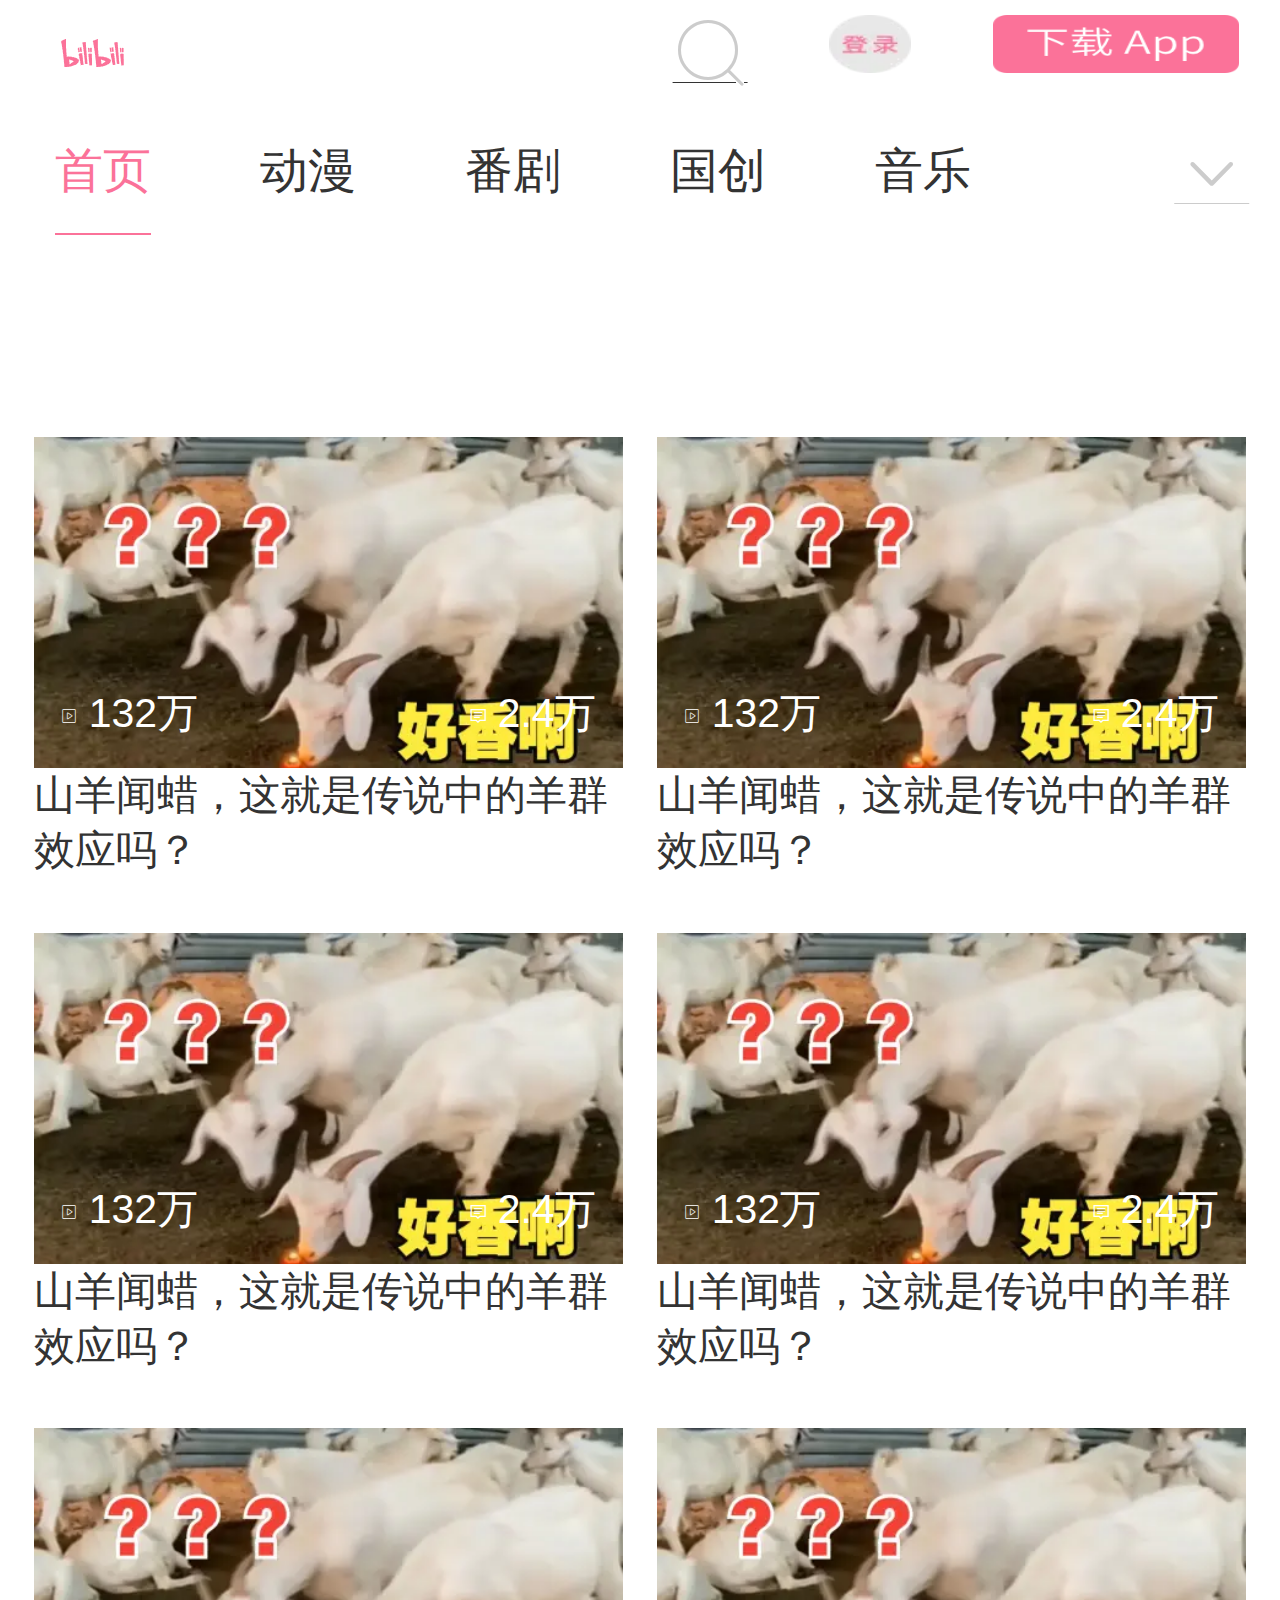
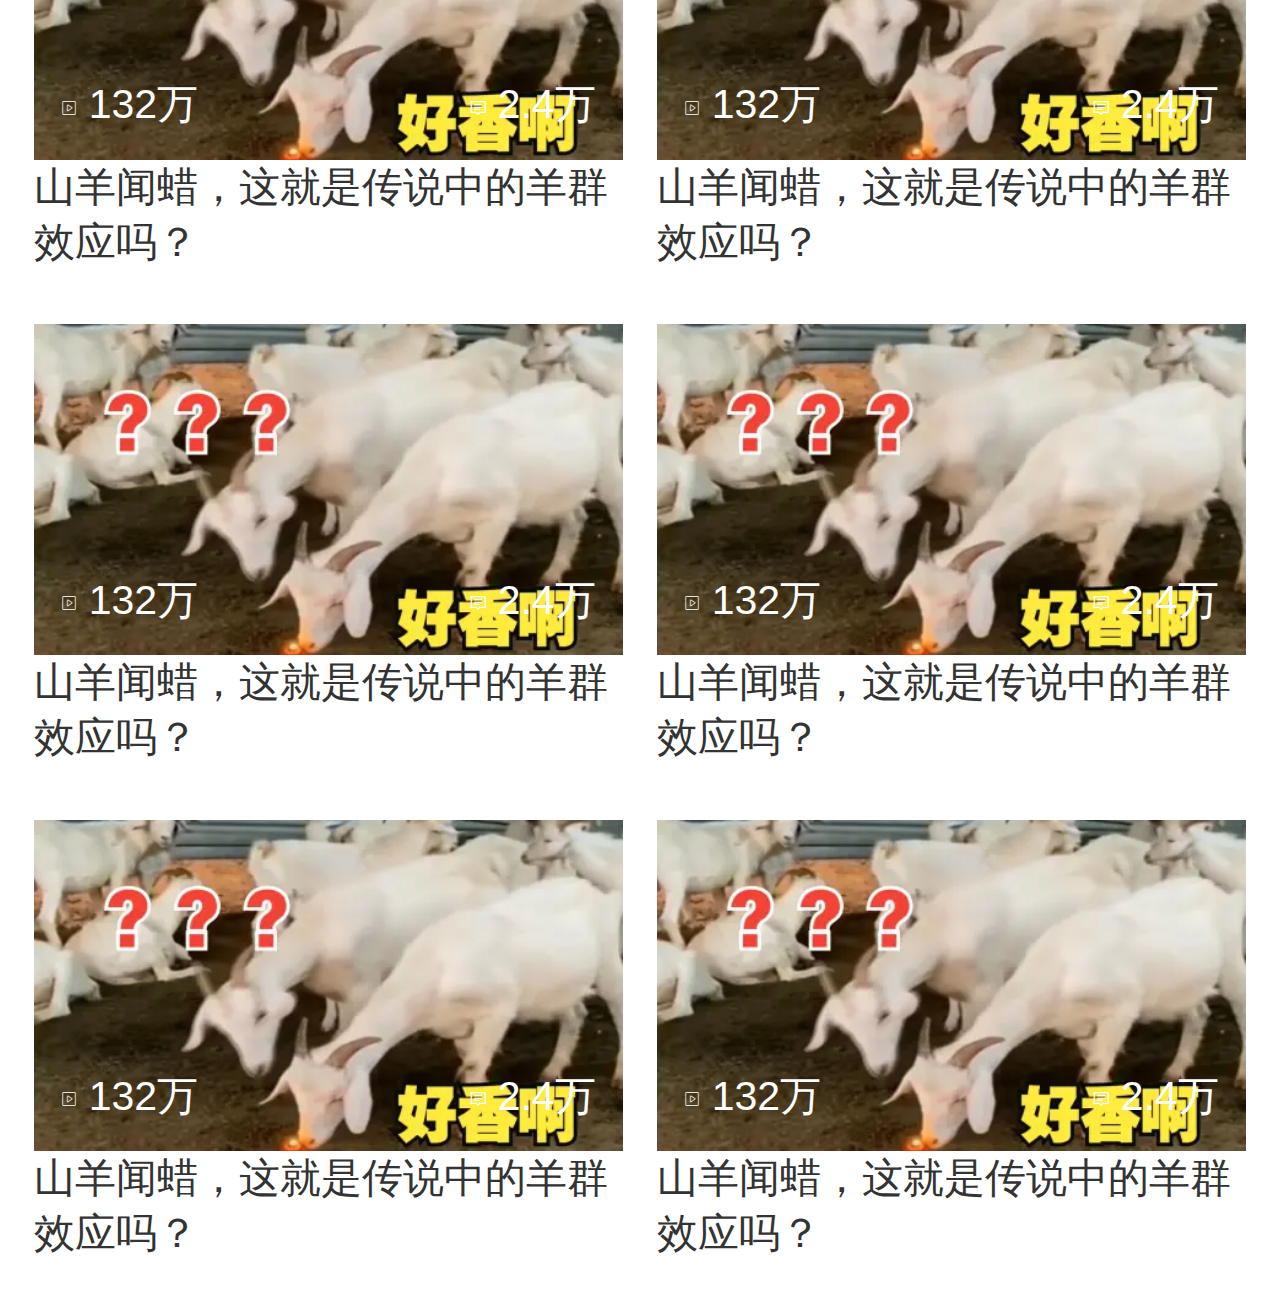
<file: index.html>
<!DOCTYPE html>
<html lang="en">
<head>
    <meta charset="UTF-8">
    <meta http-equiv="X-UA-Compatible" content="IE=edge">
    <meta name="viewport" content="width=device-width, initial-scale=1.0">
    <title>b站</title>
        <link rel="stylesheet" href="./fonts/font_3807948_mi9ks0nllop/iconfont.css">
        <link rel="stylesheet" href="./css/index.css">
</head>
<body>
    <!--头部标签-->
    <header>  
        <div class="top">
            <div class="left">
                <a href="">
                    <img src="./images/BILIBILI_LOGO.png" alt="">
                </a>
            </div>
            <div class="right">
                <a href="">
                    <i class="iconfont icon-sousu"></i>
                </a>
                <a href="" class="login"><img src="./images/登录.webp" alt=""></a>
                <a href="" class="download"><img src="./images/下载.png" alt=""></a>
            </div>
        </div>
        <div class="bottom">
            <div class="tab">
                <ul>
                    <li><a href="" class="current">首页</a></li>
                    <li><a href="">动漫</a></li>
                    <li><a href="">番剧</a></li>
                    <li><a href="">国创</a></li>
                    <li><a href="">音乐</a></li>
                </ul>
            </div>
            <div class="more">
                <a href="">
                    <i class="iconfont icon-xiala"></i>
                </a>
            </div>
        </div>
    </header>
    <!--视频-->
    <section class="video-content">
        <div class="video-list">
            <a href="">
                <div class="pic">
                    <img src="./images/1.webp" alt="">
                    <div class="count">
                        <p>
                            <i class="iconfont icon-24gl-playSquare"></i>
                            <span>132</span>万
                        </p>
                        <p>
                            <i class="iconfont icon-liuyan"></i>
                            <span>2.4</span>万
                        </p>
 
                    </div>
                </div>
                <div class="tet">山羊闻蜡，这就是传说中的羊群效应吗？</div>
            </a>
            <a href="">
                <div class="pic">
                    <img src="./images/1.webp" alt="">
                    <div class="count">
                        <p>
                            <i class="iconfont icon-24gl-playSquare"></i>
                            <span>132</span>万
                        </p>
                        <p>
                            <i class="iconfont icon-liuyan"></i>
                            <span>2.4</span>万
                        </p>
 
                    </div>
                </div>
                <div class="tet">山羊闻蜡，这就是传说中的羊群效应吗？</div>
            </a>
            <a href="">
                <div class="pic">
                    <img src="./images/1.webp" alt="">
                    <div class="count">
                        <p>
                            <i class="iconfont icon-24gl-playSquare"></i>
                            <span>132</span>万
                        </p>
                        <p>
                            <i class="iconfont icon-liuyan"></i>
                            <span>2.4</span>万
                        </p>
 
                    </div>
                </div>
                <div class="tet">山羊闻蜡，这就是传说中的羊群效应吗？</div>
            </a>
            <a href="">
                <div class="pic">
                    <img src="./images/1.webp" alt="">
                    <div class="count">
                        <p>
                            <i class="iconfont icon-24gl-playSquare"></i>
                            <span>132</span>万
                        </p>
                        <p>
                            <i class="iconfont icon-liuyan"></i>
                            <span>2.4</span>万
                        </p>
 
                    </div>
                </div>
                <div class="tet">山羊闻蜡，这就是传说中的羊群效应吗？</div>
            </a>
            <a href="">
                <div class="pic">
                    <img src="./images/1.webp" alt="">
                    <div class="count">
                        <p>
                            <i class="iconfont icon-24gl-playSquare"></i>
                            <span>132</span>万
                        </p>
                        <p>
                            <i class="iconfont icon-liuyan"></i>
                            <span>2.4</span>万
                        </p>
 
                    </div>
                </div>
                <div class="tet">山羊闻蜡，这就是传说中的羊群效应吗？</div>
            </a>
            <a href="">
                <div class="pic">
                    <img src="./images/1.webp" alt="">
                    <div class="count">
                        <p>
                            <i class="iconfont icon-24gl-playSquare"></i>
                            <span>132</span>万
                        </p>
                        <p>
                            <i class="iconfont icon-liuyan"></i>
                            <span>2.4</span>万
                        </p>
 
                    </div>
                </div>
                <div class="tet">山羊闻蜡，这就是传说中的羊群效应吗？</div>
            </a>
            <a href="">
                <div class="pic">
                    <img src="./images/1.webp" alt="">
                    <div class="count">
                        <p>
                            <i class="iconfont icon-24gl-playSquare"></i>
                            <span>132</span>万
                        </p>
                        <p>
                            <i class="iconfont icon-liuyan"></i>
                            <span>2.4</span>万
                        </p>
 
                    </div>
                </div>
                <div class="tet">山羊闻蜡，这就是传说中的羊群效应吗？</div>
            </a>
            <a href="">
                <div class="pic">
                    <img src="./images/1.webp" alt="">
                    <div class="count">
                        <p>
                            <i class="iconfont icon-24gl-playSquare"></i>
                            <span>132</span>万
                        </p>
                        <p>
                            <i class="iconfont icon-liuyan"></i>
                            <span>2.4</span>万
                        </p>
 
                    </div>
                </div>
                <div class="tet">山羊闻蜡，这就是传说中的羊群效应吗？</div>
            </a>
            <a href="">
                <div class="pic">
                    <img src="./images/1.webp" alt="">
                    <div class="count">
                        <p>
                            <i class="iconfont icon-24gl-playSquare"></i>
                            <span>132</span>万
                        </p>
                        <p>
                            <i class="iconfont icon-liuyan"></i>
                            <span>2.4</span>万
                        </p>
 
                    </div>
                </div>
                <div class="tet">山羊闻蜡，这就是传说中的羊群效应吗？</div>
            </a>
            <a href="">
                <div class="pic">
                    <img src="./images/1.webp" alt="">
                    <div class="count">
                        <p>
                            <i class="iconfont icon-24gl-playSquare"></i>
                            <span>132</span>万
                        </p>
                        <p>
                            <i class="iconfont icon-liuyan"></i>
                            <span>2.4</span>万
                        </p>
 
                    </div>
                </div>
                <div class="tet">山羊闻蜡，这就是传说中的羊群效应吗？</div>
            </a>
  
        </div>
    </section>
</body>
</html>
</file>
<file: fonts/font_3807948_mi9ks0nllop/iconfont.css>
@font-face {
  font-family: "iconfont"; /* Project id 3807948 */
  src: url('iconfont.woff2?t=1670155063845') format('woff2'),
       url('iconfont.woff?t=1670155063845') format('woff'),
       url('iconfont.ttf?t=1670155063845') format('truetype');
}

.iconfont {
  font-family: "iconfont" !important;
  font-size: 16px;
  font-style: normal;
  -webkit-font-smoothing: antialiased;
  -moz-osx-font-smoothing: grayscale;
}

.icon-xiala:before {
  content: "\e645";
}

.icon-24gl-playSquare:before {
  content: "\ea72";
}

.icon-liuyan:before {
  content: "\e64b";
}

.icon-sousu:before {
  content: "\e621";
}
</file>
<file: css/index.css>
* {
  margin: 0;
  padding: 0;
  box-sizing: border-box;
  -webkit-font-smoothing: antialiased;
  -webkit-tap-highlight-color: rafb(0, 0, 0, 0);
}
body {
  font-family: Helvetica Neue, Tahoma, Arial, PingFangSC-Regular, Hiragino Sans GB, Microsoft Yahei, sans-serif;
}
a {
  color: #333;
}
img {
  vertical-align: middle;
  width: 100%;
  height: 100%;
}
ul {
  list-style: none;
}
.ellipsis-2 {
  overflow: hidden;
  text-overflow: ellipsis;
  display: -webkit-box;
  --webkit-line-clamp: 2;
  -webkit-box-orient: vertical;
}
header {
  position: fixed;
  left: 0;
  top: 0;
  z-index: 1;
  width: 100%;
  height: 22.4vw;
  background-color: #fff;
}
header .top {
  display: flex;
  justify-content: space-between;
  align-items: center;
  height: 11.73333333vh;
  padding-left: 4.8vw;
  padding-right: 3.2vw;
}
header .top .left img {
  font-size: 5.86666667vw;
}
header .top .right {
  display: flex;
}
header .top .right .iconfont {
  font-size: 5.86666667vw;
  color: #ccc;
}
header .top .right .login {
  width: 6.4vw;
  height: 6.4vh;
  margin-left: 6.4vw;
}
header .top .right .download {
  width: 19.2vw;
  height: 6.4vh;
  margin-left: 6.4vw;
}
header .bottom {
  display: flex;
  background-color: #fff;
  justify-content: space-between;
  height: 10.66666667vh;
}
header .bottom .more a {
  display: block;
  width: 10.66666667vw;
  height: 10.66666667vh;
  text-align: center;
  line-height: 10.66666667vw;
  color: #ccc;
}
header .bottom .more a .iconfont {
  font-size: 5.86666667vw;
}
header .bottom .tab ul {
  display: flex;
}
header .bottom .tab ul li {
  padding: 0 4.26666667vw;
}
header .bottom .tab ul li a {
  text-decoration: none;
  display: block;
  height: 10.13333333vw;
  line-height: 10.13333333vw;
  font-size: 3.73333333vw;
}
header .bottom .tab ul li a.current {
  color: #fb7299;
  border-bottom: 2px solid #fb7299;
}
.video-content {
  padding: 32vw 1.33333333vw 0;
}
.video-content .video-list {
  display: flex;
  flex-wrap: wrap;
}
.video-content .video-list a {
  text-decoration: none;
  font-size: 3.2vw;
  width: 50%;
  padding: 2.13333333vw 1.33333333vw;
}
.video-content .video-list a .txt {
  margin-top: 1.33333333vh;
}
.video-content .video-list a .pic {
  position: relative;
}
.video-content .video-list a .pic .count {
  position: absolute;
  left: 0;
  width: 100%;
  display: flex;
  color: #fff;
  justify-content: space-between;
  bottom: 0;
  padding: 2.13333333vw;
}
.video-content .video-list a .pic .count i {
  vertical-align: middle;
}
</file>
